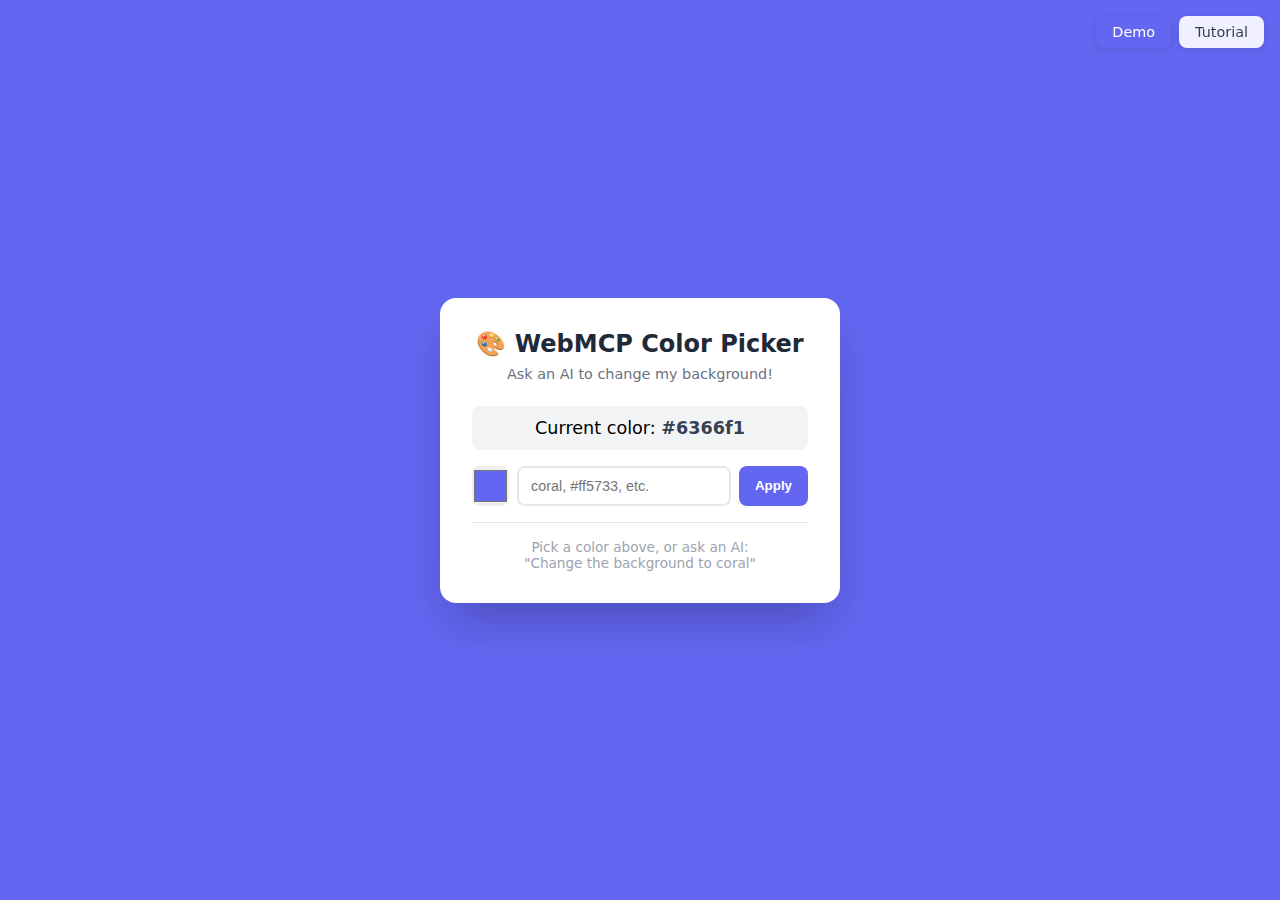
<file: index.html>
<!DOCTYPE html>
<html lang="en">
<head>
  <meta charset="UTF-8">
  <meta name="viewport" content="width=device-width, initial-scale=1.0">
  <title>WebMCP Color Picker Demo</title>
  <link rel="stylesheet" href="style.css">
</head>
<body>
  <nav>
    <a href="index.html" class="active">Demo</a>
    <a href="tutorial.html">Tutorial</a>
  </nav>
  <div class="container">
    <h1>🎨 WebMCP Color Picker</h1>
    <p class="subtitle">Ask an AI to change my background!</p>

    <div class="current-color">
      Current color: <span class="color-name" id="colorName">#6366f1</span>
      <span class="ai-badge" id="aiBadge">🤖 AI changed this!</span>
    </div>

    <div class="color-input-group">
      <input type="color" id="colorPicker" value="#6366f1">
      <input type="text" id="colorText" placeholder="coral, #ff5733, etc." >
      <button id="applyColor">Apply</button>
    </div>

    <p class="instructions">
      Pick a color above, or ask an AI:<br>
      "Change the background to coral"
    </p>
  </div>

  <script src="webmcp.js"></script>
</body>
</html>
</file>
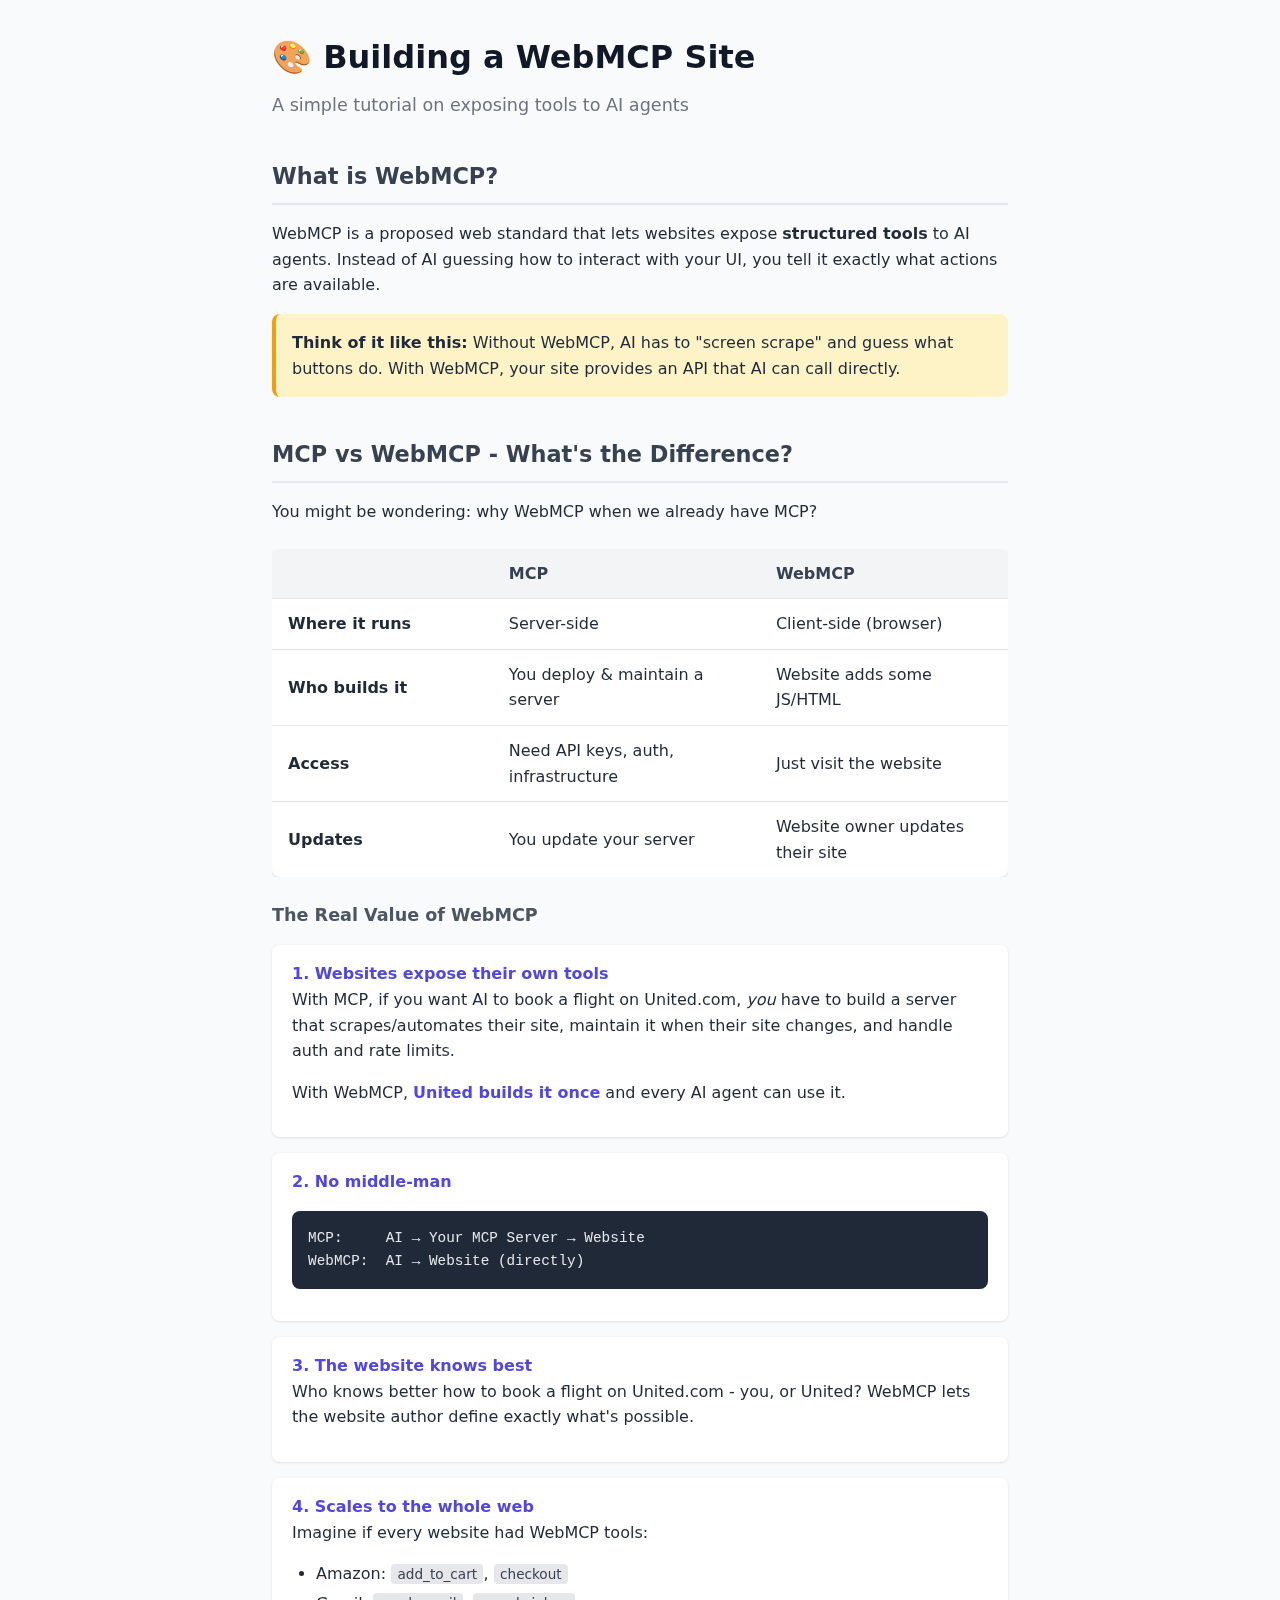
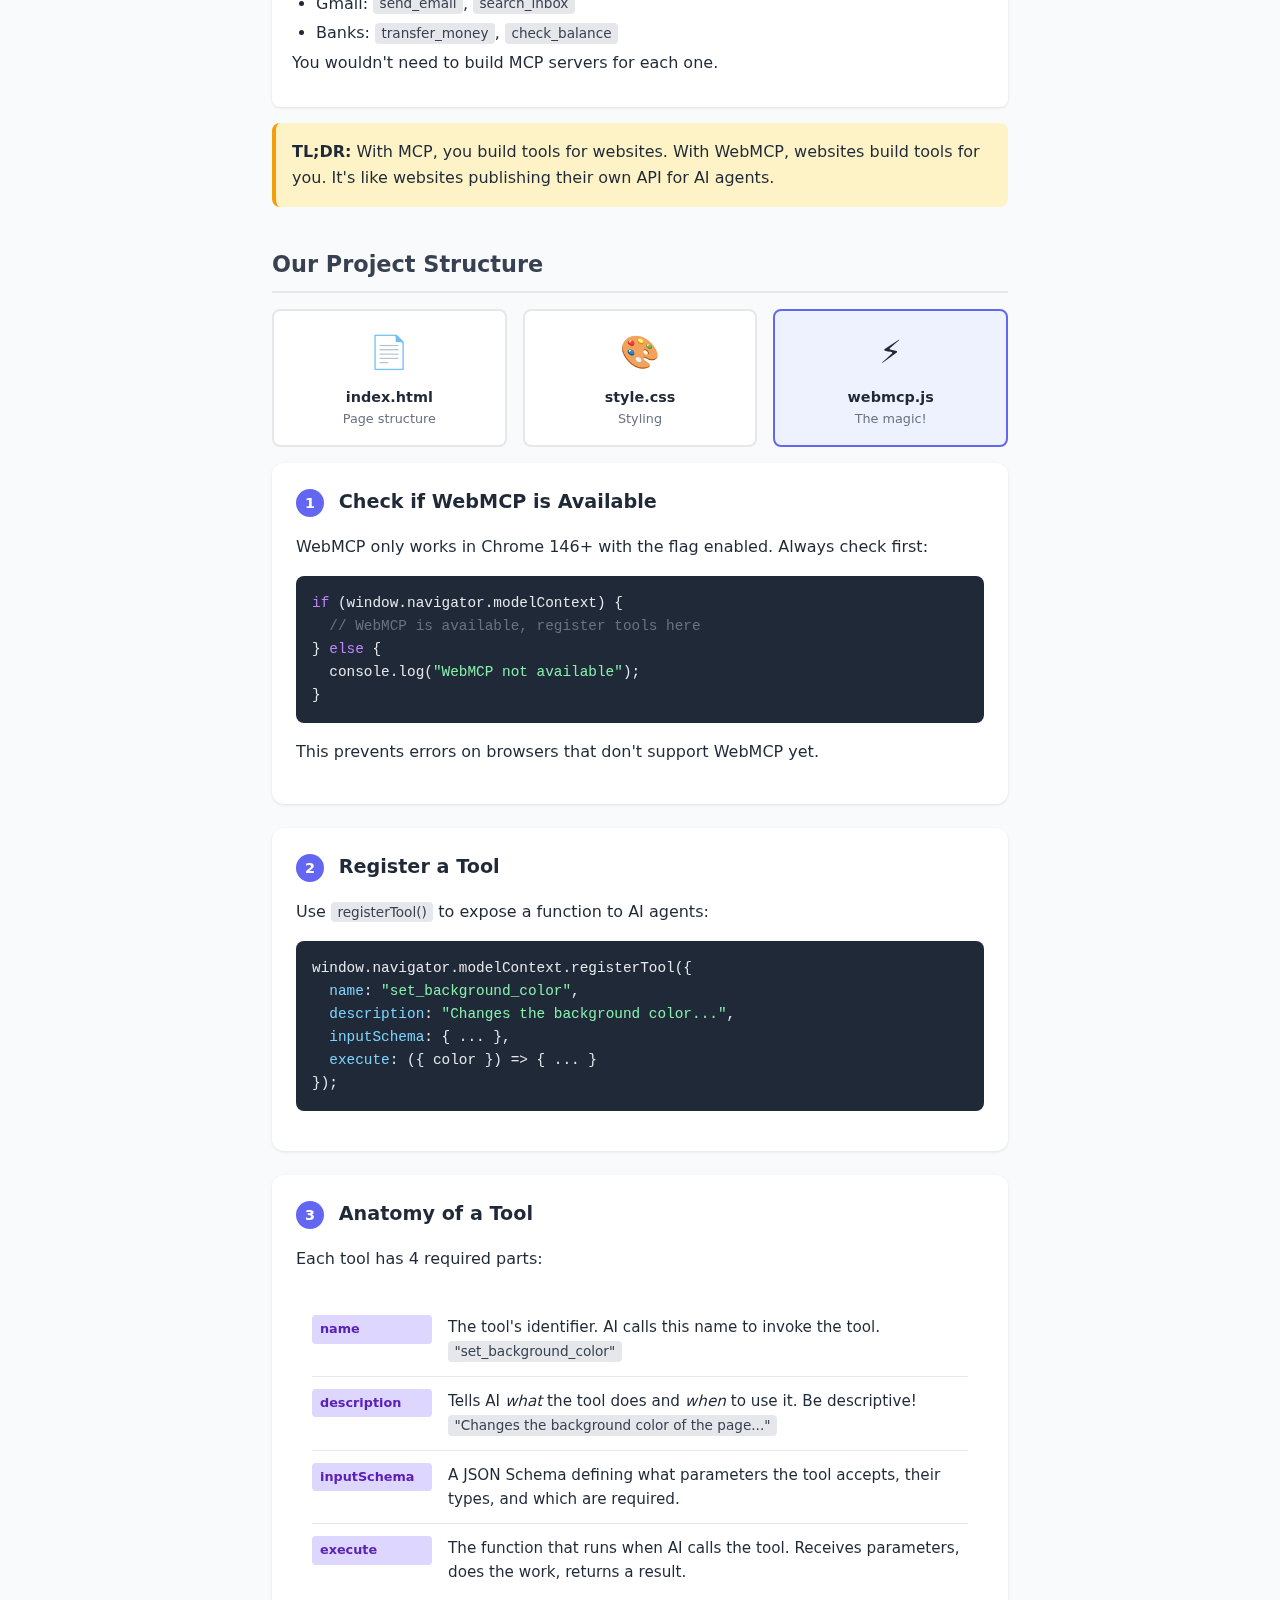
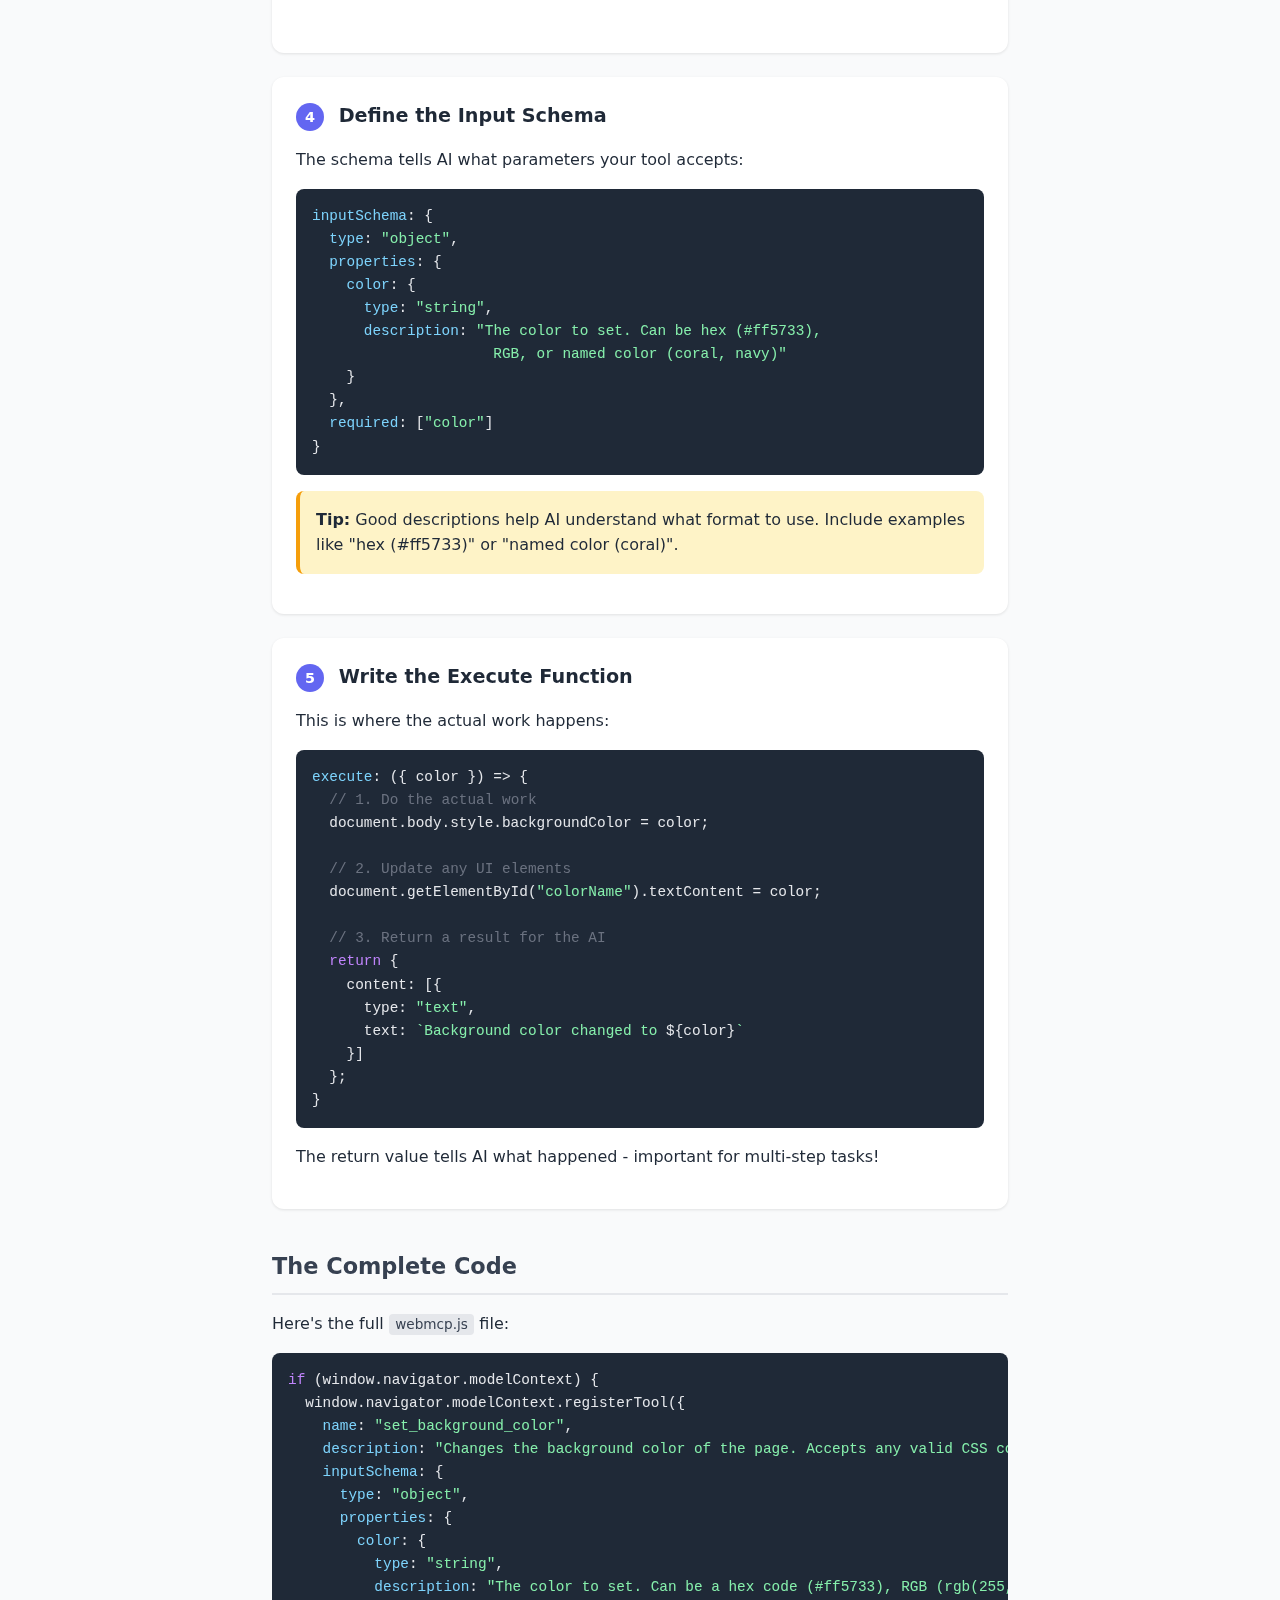
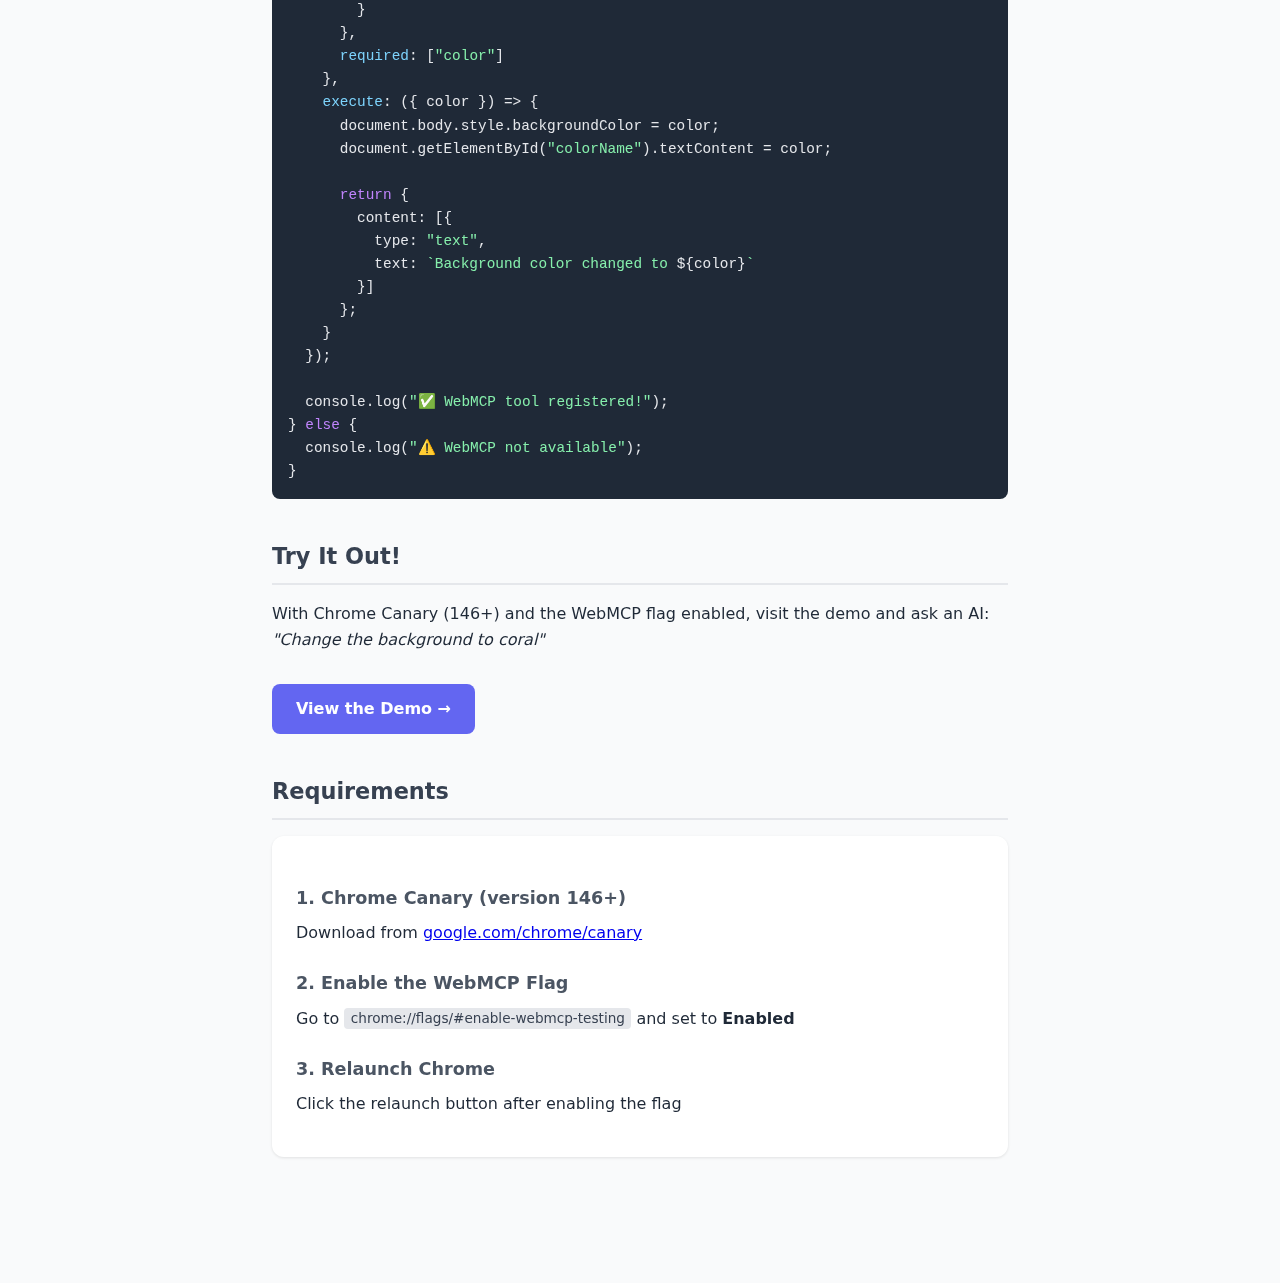
<file: tutorial.html>
<!DOCTYPE html>
<html lang="en">
<head>
  <meta charset="UTF-8">
  <meta name="viewport" content="width=device-width, initial-scale=1.0">
  <title>How to Build a WebMCP Site - Tutorial</title>
  <style>
    * {
      margin: 0;
      padding: 0;
      box-sizing: border-box;
    }

    body {
      font-family: system-ui, -apple-system, sans-serif;
      line-height: 1.6;
      color: #1f2937;
      background: #f9fafb;
    }

    .container {
      max-width: 800px;
      margin: 0 auto;
      padding: 2rem;
    }

    h1 {
      font-size: 2rem;
      margin-bottom: 0.5rem;
      color: #111827;
    }

    .subtitle {
      color: #6b7280;
      margin-bottom: 2rem;
      font-size: 1.1rem;
    }

    h2 {
      font-size: 1.4rem;
      margin-top: 2.5rem;
      margin-bottom: 1rem;
      color: #374151;
      padding-bottom: 0.5rem;
      border-bottom: 2px solid #e5e7eb;
    }

    h3 {
      font-size: 1.1rem;
      margin-top: 1.5rem;
      margin-bottom: 0.5rem;
      color: #4b5563;
    }

    p {
      margin-bottom: 1rem;
    }

    .step {
      background: white;
      border-radius: 12px;
      padding: 1.5rem;
      margin-bottom: 1.5rem;
      box-shadow: 0 1px 3px rgba(0, 0, 0, 0.1);
    }

    .step-number {
      display: inline-block;
      background: #6366f1;
      color: white;
      width: 28px;
      height: 28px;
      border-radius: 50%;
      text-align: center;
      line-height: 28px;
      font-weight: bold;
      font-size: 0.9rem;
      margin-right: 0.5rem;
    }

    .step-title {
      font-size: 1.2rem;
      font-weight: 600;
      color: #1f2937;
      margin-bottom: 1rem;
    }

    pre {
      background: #1f2937;
      color: #e5e7eb;
      padding: 1rem;
      border-radius: 8px;
      overflow-x: auto;
      font-size: 0.9rem;
      margin: 1rem 0;
    }

    code {
      font-family: 'SF Mono', Monaco, 'Courier New', monospace;
    }

    .inline-code {
      background: #e5e7eb;
      color: #374151;
      padding: 0.15rem 0.4rem;
      border-radius: 4px;
      font-size: 0.85rem;
    }

    .highlight {
      background: #fef3c7;
      padding: 1rem;
      border-radius: 8px;
      border-left: 4px solid #f59e0b;
      margin: 1rem 0;
    }

    .comment {
      color: #6b7280;
    }

    .keyword {
      color: #c084fc;
    }

    .string {
      color: #86efac;
    }

    .property {
      color: #7dd3fc;
    }

    .files {
      display: grid;
      grid-template-columns: repeat(3, 1fr);
      gap: 1rem;
      margin: 1rem 0;
    }

    .file-card {
      background: white;
      border: 2px solid #e5e7eb;
      border-radius: 8px;
      padding: 1rem;
      text-align: center;
    }

    .file-card.active {
      border-color: #6366f1;
      background: #eef2ff;
    }

    .file-icon {
      font-size: 2rem;
      margin-bottom: 0.5rem;
    }

    .file-name {
      font-weight: 600;
      font-size: 0.9rem;
    }

    .file-desc {
      font-size: 0.8rem;
      color: #6b7280;
    }

    .demo-link {
      display: inline-block;
      background: #6366f1;
      color: white;
      padding: 0.75rem 1.5rem;
      border-radius: 8px;
      text-decoration: none;
      font-weight: 600;
      margin-top: 1rem;
    }

    .demo-link:hover {
      background: #4f46e5;
    }

    /* Comparison table */
    .comparison {
      margin: 1.5rem 0;
      overflow-x: auto;
    }

    table {
      width: 100%;
      border-collapse: collapse;
      background: white;
      border-radius: 8px;
      overflow: hidden;
      box-shadow: 0 1px 3px rgba(0, 0, 0, 0.1);
    }

    th, td {
      padding: 0.75rem 1rem;
      text-align: left;
      border-bottom: 1px solid #e5e7eb;
    }

    th {
      background: #f3f4f6;
      font-weight: 600;
      color: #374151;
    }

    th:first-child {
      width: 30%;
    }

    tr:last-child td {
      border-bottom: none;
    }

    /* Value points */
    .value-point {
      background: white;
      border-radius: 8px;
      padding: 1rem 1.25rem;
      margin: 1rem 0;
      box-shadow: 0 1px 3px rgba(0, 0, 0, 0.1);
    }

    .value-point strong {
      color: #4f46e5;
    }

    .value-point ul {
      margin: 0.5rem 0 0 1.5rem;
    }

    .value-point li {
      margin: 0.25rem 0;
    }

    .anatomy {
      background: white;
      border-radius: 8px;
      padding: 1rem;
      margin: 1rem 0;
    }

    .anatomy-item {
      display: flex;
      align-items: flex-start;
      padding: 0.75rem 0;
      border-bottom: 1px solid #e5e7eb;
    }

    .anatomy-item:last-child {
      border-bottom: none;
    }

    .anatomy-label {
      background: #ddd6fe;
      color: #5b21b6;
      padding: 0.25rem 0.5rem;
      border-radius: 4px;
      font-size: 0.8rem;
      font-weight: 600;
      min-width: 120px;
      margin-right: 1rem;
    }

    .anatomy-desc {
      flex: 1;
      font-size: 0.95rem;
    }
  </style>
</head>
<body>
  <div class="container">
    <h1>🎨 Building a WebMCP Site</h1>
    <p class="subtitle">A simple tutorial on exposing tools to AI agents</p>

    <!-- What is WebMCP -->
    <h2>What is WebMCP?</h2>
    <p>
      WebMCP is a proposed web standard that lets websites expose <strong>structured tools</strong> 
      to AI agents. Instead of AI guessing how to interact with your UI, you tell it exactly 
      what actions are available.
    </p>
    <div class="highlight">
      <strong>Think of it like this:</strong> Without WebMCP, AI has to "screen scrape" and guess 
      what buttons do. With WebMCP, your site provides an API that AI can call directly.
    </div>

    <!-- MCP vs WebMCP -->
    <h2>MCP vs WebMCP - What's the Difference?</h2>
    <p>You might be wondering: why WebMCP when we already have MCP?</p>
    
    <div class="comparison">
      <table>
        <thead>
          <tr>
            <th></th>
            <th>MCP</th>
            <th>WebMCP</th>
          </tr>
        </thead>
        <tbody>
          <tr>
            <td><strong>Where it runs</strong></td>
            <td>Server-side</td>
            <td>Client-side (browser)</td>
          </tr>
          <tr>
            <td><strong>Who builds it</strong></td>
            <td>You deploy & maintain a server</td>
            <td>Website adds some JS/HTML</td>
          </tr>
          <tr>
            <td><strong>Access</strong></td>
            <td>Need API keys, auth, infrastructure</td>
            <td>Just visit the website</td>
          </tr>
          <tr>
            <td><strong>Updates</strong></td>
            <td>You update your server</td>
            <td>Website owner updates their site</td>
          </tr>
        </tbody>
      </table>
    </div>

    <h3>The Real Value of WebMCP</h3>
    
    <div class="value-point">
      <strong>1. Websites expose their own tools</strong>
      <p>
        With MCP, if you want AI to book a flight on United.com, <em>you</em> have to build a server 
        that scrapes/automates their site, maintain it when their site changes, and handle auth and rate limits.
      </p>
      <p>With WebMCP, <strong>United builds it once</strong> and every AI agent can use it.</p>
    </div>

    <div class="value-point">
      <strong>2. No middle-man</strong>
      <pre><code>MCP:     AI → Your MCP Server → Website
WebMCP:  AI → Website (directly)</code></pre>
    </div>

    <div class="value-point">
      <strong>3. The website knows best</strong>
      <p>
        Who knows better how to book a flight on United.com - you, or United? 
        WebMCP lets the website author define exactly what's possible.
      </p>
    </div>

    <div class="value-point">
      <strong>4. Scales to the whole web</strong>
      <p>Imagine if every website had WebMCP tools:</p>
      <ul>
        <li>Amazon: <span class="inline-code">add_to_cart</span>, <span class="inline-code">checkout</span></li>
        <li>Gmail: <span class="inline-code">send_email</span>, <span class="inline-code">search_inbox</span></li>
        <li>Banks: <span class="inline-code">transfer_money</span>, <span class="inline-code">check_balance</span></li>
      </ul>
      <p>You wouldn't need to build MCP servers for each one.</p>
    </div>

    <div class="highlight">
      <strong>TL;DR:</strong> With MCP, you build tools for websites. With WebMCP, websites build tools for you.
      It's like websites publishing their own API for AI agents.
    </div>

    <!-- File Structure -->
    <h2>Our Project Structure</h2>
    <div class="files">
      <div class="file-card">
        <div class="file-icon">📄</div>
        <div class="file-name">index.html</div>
        <div class="file-desc">Page structure</div>
      </div>
      <div class="file-card">
        <div class="file-icon">🎨</div>
        <div class="file-name">style.css</div>
        <div class="file-desc">Styling</div>
      </div>
      <div class="file-card active">
        <div class="file-icon">⚡</div>
        <div class="file-name">webmcp.js</div>
        <div class="file-desc">The magic!</div>
      </div>
    </div>

    <!-- Step 1 -->
    <div class="step">
      <div class="step-title"><span class="step-number">1</span> Check if WebMCP is Available</div>
      <p>WebMCP only works in Chrome 146+ with the flag enabled. Always check first:</p>
      <pre><code><span class="keyword">if</span> (window.navigator.modelContext) {
  <span class="comment">// WebMCP is available, register tools here</span>
} <span class="keyword">else</span> {
  console.log(<span class="string">"WebMCP not available"</span>);
}</code></pre>
      <p>This prevents errors on browsers that don't support WebMCP yet.</p>
    </div>

    <!-- Step 2 -->
    <div class="step">
      <div class="step-title"><span class="step-number">2</span> Register a Tool</div>
      <p>Use <span class="inline-code">registerTool()</span> to expose a function to AI agents:</p>
      <pre><code>window.navigator.modelContext.registerTool({
  <span class="property">name</span>: <span class="string">"set_background_color"</span>,
  <span class="property">description</span>: <span class="string">"Changes the background color..."</span>,
  <span class="property">inputSchema</span>: { ... },
  <span class="property">execute</span>: ({ color }) => { ... }
});</code></pre>
    </div>

    <!-- Step 3: Anatomy -->
    <div class="step">
      <div class="step-title"><span class="step-number">3</span> Anatomy of a Tool</div>
      <p>Each tool has 4 required parts:</p>
      
      <div class="anatomy">
        <div class="anatomy-item">
          <span class="anatomy-label">name</span>
          <span class="anatomy-desc">
            The tool's identifier. AI calls this name to invoke the tool.<br>
            <span class="inline-code">"set_background_color"</span>
          </span>
        </div>
        <div class="anatomy-item">
          <span class="anatomy-label">description</span>
          <span class="anatomy-desc">
            Tells AI <em>what</em> the tool does and <em>when</em> to use it. Be descriptive!<br>
            <span class="inline-code">"Changes the background color of the page..."</span>
          </span>
        </div>
        <div class="anatomy-item">
          <span class="anatomy-label">inputSchema</span>
          <span class="anatomy-desc">
            A JSON Schema defining what parameters the tool accepts, their types, and which are required.
          </span>
        </div>
        <div class="anatomy-item">
          <span class="anatomy-label">execute</span>
          <span class="anatomy-desc">
            The function that runs when AI calls the tool. Receives parameters, does the work, returns a result.
          </span>
        </div>
      </div>
    </div>

    <!-- Step 4: Input Schema -->
    <div class="step">
      <div class="step-title"><span class="step-number">4</span> Define the Input Schema</div>
      <p>The schema tells AI what parameters your tool accepts:</p>
      <pre><code><span class="property">inputSchema</span>: {
  <span class="property">type</span>: <span class="string">"object"</span>,
  <span class="property">properties</span>: {
    <span class="property">color</span>: {
      <span class="property">type</span>: <span class="string">"string"</span>,
      <span class="property">description</span>: <span class="string">"The color to set. Can be hex (#ff5733), 
                     RGB, or named color (coral, navy)"</span>
    }
  },
  <span class="property">required</span>: [<span class="string">"color"</span>]
}</code></pre>
      <div class="highlight">
        <strong>Tip:</strong> Good descriptions help AI understand what format to use. 
        Include examples like "hex (#ff5733)" or "named color (coral)".
      </div>
    </div>

    <!-- Step 5: Execute Function -->
    <div class="step">
      <div class="step-title"><span class="step-number">5</span> Write the Execute Function</div>
      <p>This is where the actual work happens:</p>
      <pre><code><span class="property">execute</span>: ({ color }) => {
  <span class="comment">// 1. Do the actual work</span>
  document.body.style.backgroundColor = color;
  
  <span class="comment">// 2. Update any UI elements</span>
  document.getElementById(<span class="string">"colorName"</span>).textContent = color;
  
  <span class="comment">// 3. Return a result for the AI</span>
  <span class="keyword">return</span> {
    content: [{
      type: <span class="string">"text"</span>,
      text: <span class="string">`Background color changed to </span>${color}<span class="string">`</span>
    }]
  };
}</code></pre>
      <p>The return value tells AI what happened - important for multi-step tasks!</p>
    </div>

    <!-- Full Code -->
    <h2>The Complete Code</h2>
    <p>Here's the full <span class="inline-code">webmcp.js</span> file:</p>
    <pre><code><span class="keyword">if</span> (window.navigator.modelContext) {
  window.navigator.modelContext.registerTool({
    <span class="property">name</span>: <span class="string">"set_background_color"</span>,
    <span class="property">description</span>: <span class="string">"Changes the background color of the page. Accepts any valid CSS color (hex, rgb, named colors like 'coral', 'forestgreen', etc.)"</span>,
    <span class="property">inputSchema</span>: {
      <span class="property">type</span>: <span class="string">"object"</span>,
      <span class="property">properties</span>: {
        <span class="property">color</span>: {
          <span class="property">type</span>: <span class="string">"string"</span>,
          <span class="property">description</span>: <span class="string">"The color to set. Can be a hex code (#ff5733), RGB (rgb(255,87,51)), or named color (coral, navy, forestgreen)"</span>
        }
      },
      <span class="property">required</span>: [<span class="string">"color"</span>]
    },
    <span class="property">execute</span>: ({ color }) => {
      document.body.style.backgroundColor = color;
      document.getElementById(<span class="string">"colorName"</span>).textContent = color;
      
      <span class="keyword">return</span> {
        content: [{
          type: <span class="string">"text"</span>,
          text: <span class="string">`Background color changed to </span>${color}<span class="string">`</span>
        }]
      };
    }
  });

  console.log(<span class="string">"✅ WebMCP tool registered!"</span>);
} <span class="keyword">else</span> {
  console.log(<span class="string">"⚠️ WebMCP not available"</span>);
}</code></pre>

    <!-- Try It -->
    <h2>Try It Out!</h2>
    <p>
      With Chrome Canary (146+) and the WebMCP flag enabled, visit the demo and ask an AI:
      <em>"Change the background to coral"</em>
    </p>
    <a href="index.html" class="demo-link">View the Demo →</a>

    <!-- Requirements -->
    <h2>Requirements</h2>
    <div class="step">
      <h3>1. Chrome Canary (version 146+)</h3>
      <p>Download from <a href="https://www.google.com/chrome/canary/">google.com/chrome/canary</a></p>
      
      <h3>2. Enable the WebMCP Flag</h3>
      <p>Go to <span class="inline-code">chrome://flags/#enable-webmcp-testing</span> and set to <strong>Enabled</strong></p>
      
      <h3>3. Relaunch Chrome</h3>
      <p>Click the relaunch button after enabling the flag</p>
    </div>

  </div>
</body>
</html>
</file>
<file: style.css>
* {
  margin: 0;
  padding: 0;
  box-sizing: border-box;
}

nav {
  position: fixed;
  top: 1rem;
  right: 1rem;
  display: flex;
  gap: 0.5rem;
  z-index: 100;
}

nav a {
  background: rgba(255, 255, 255, 0.9);
  color: #374151;
  padding: 0.5rem 1rem;
  border-radius: 8px;
  text-decoration: none;
  font-weight: 500;
  font-size: 0.9rem;
  box-shadow: 0 2px 8px rgba(0, 0, 0, 0.1);
  transition: all 0.2s ease;
}

nav a:hover {
  background: white;
  transform: translateY(-1px);
}

nav a.active {
  background: #6366f1;
  color: white;
}

body {
  min-height: 100vh;
  display: flex;
  flex-direction: column;
  align-items: center;
  justify-content: center;
  font-family: system-ui, -apple-system, sans-serif;
  background-color: #6366f1;
  transition: background-color 0.5s ease;
}

.container {
  background: white;
  padding: 2rem;
  border-radius: 16px;
  box-shadow: 0 25px 50px -12px rgba(0, 0, 0, 0.25);
  text-align: center;
  max-width: 400px;
}

h1 {
  font-size: 1.5rem;
  margin-bottom: 0.5rem;
  color: #1f2937;
}

.subtitle {
  color: #6b7280;
  margin-bottom: 1.5rem;
  font-size: 0.9rem;
}

.current-color {
  font-size: 1.1rem;
  margin-bottom: 1rem;
  padding: 0.75rem;
  background: #f3f4f6;
  border-radius: 8px;
}

.color-name {
  font-weight: bold;
  color: #374151;
}

.ai-badge {
  display: none;
  background: #10b981;
  color: white;
  font-size: 0.75rem;
  padding: 0.25rem 0.5rem;
  border-radius: 4px;
  margin-left: 0.5rem;
  animation: fadeIn 0.3s ease;
}

.ai-badge.show {
  display: inline-block;
}

@keyframes fadeIn {
  from { opacity: 0; transform: scale(0.9); }
  to { opacity: 1; transform: scale(1); }
}

.color-input-group {
  display: flex;
  gap: 0.5rem;
  margin-bottom: 1rem;
}

#colorPicker {
  width: 50px;
  height: 40px;
  border: none;
  border-radius: 8px;
  cursor: pointer;
  padding: 0;
}

#colorText {
  flex: 1;
  padding: 0.5rem 0.75rem;
  border: 2px solid #e5e7eb;
  border-radius: 8px;
  font-size: 0.9rem;
}

#colorText:focus {
  outline: none;
  border-color: #6366f1;
}

#applyColor {
  background: #6366f1;
  color: white;
  border: none;
  padding: 0.5rem 1rem;
  border-radius: 8px;
  font-weight: 600;
  cursor: pointer;
  transition: background 0.2s ease;
}

#applyColor:hover {
  background: #4f46e5;
}

.instructions {
  font-size: 0.85rem;
  color: #9ca3af;
  margin-top: 1rem;
  padding-top: 1rem;
  border-top: 1px solid #e5e7eb;
}
</file>
